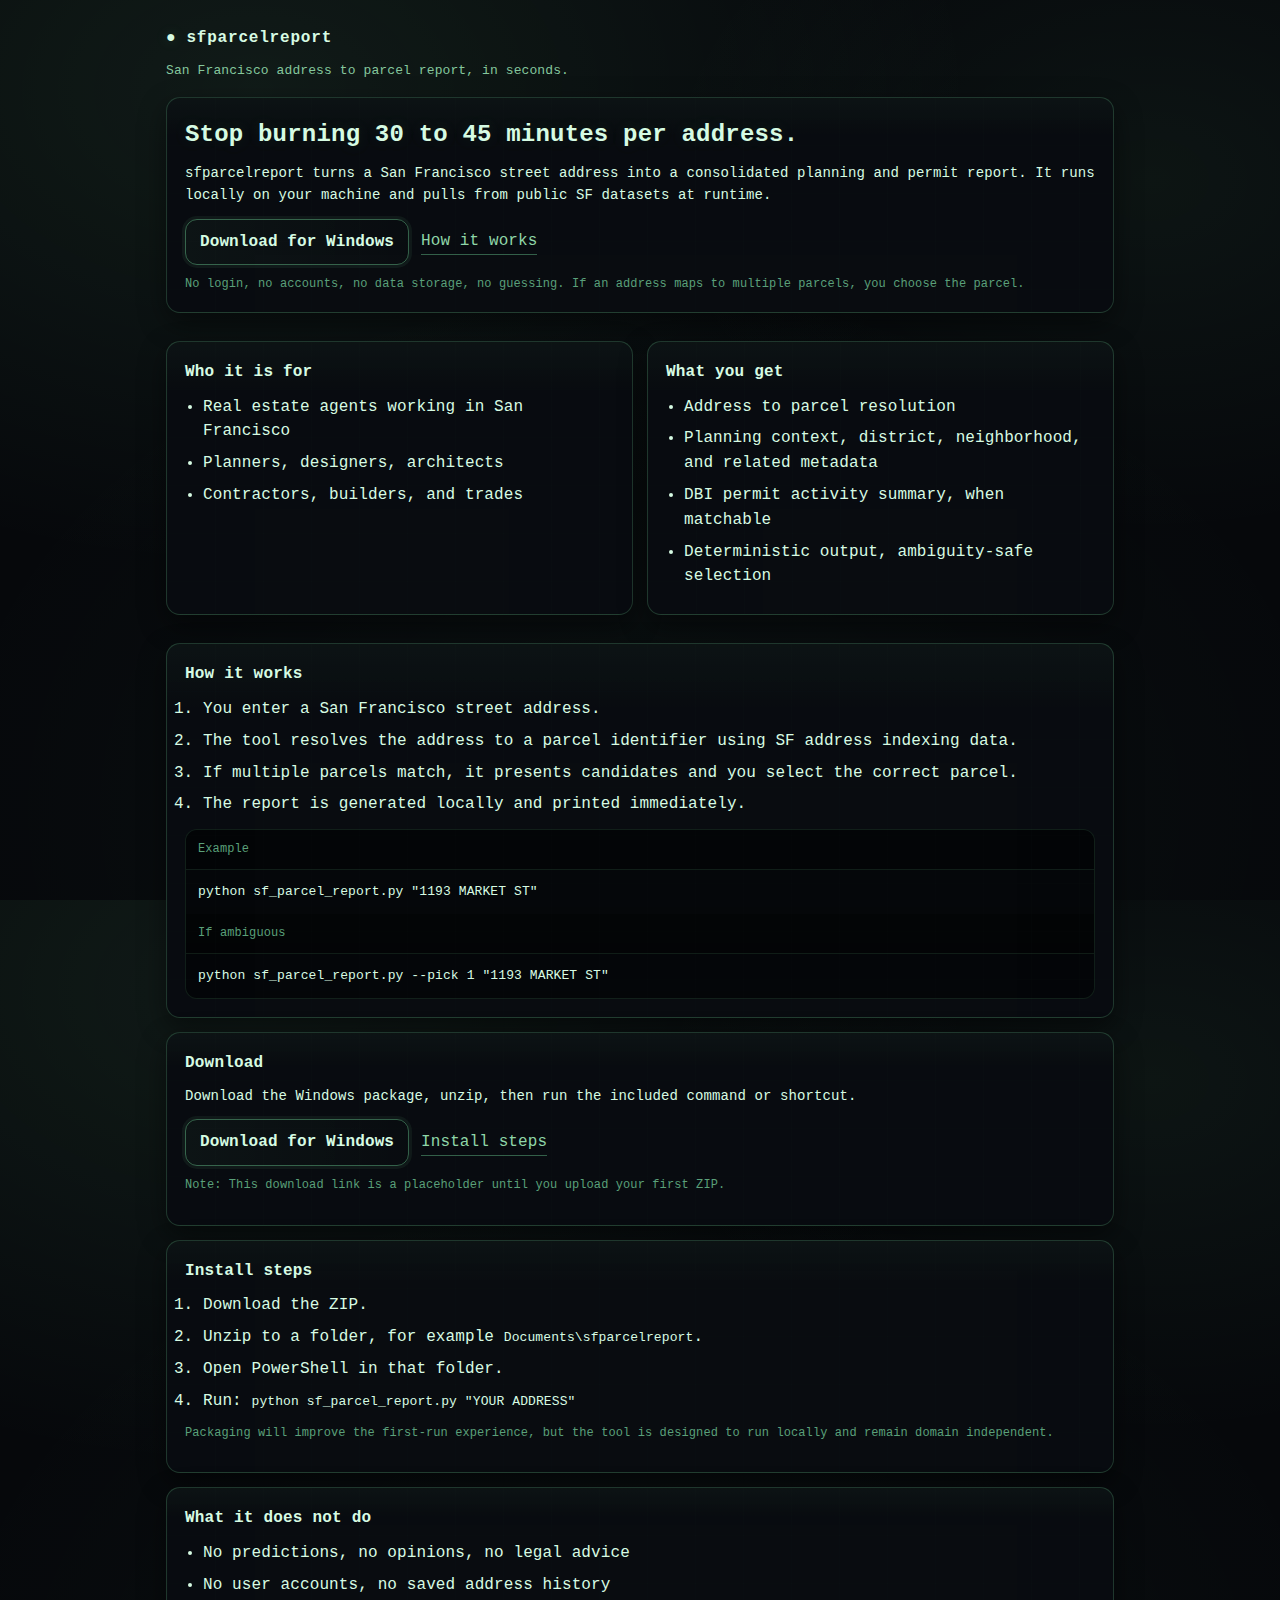
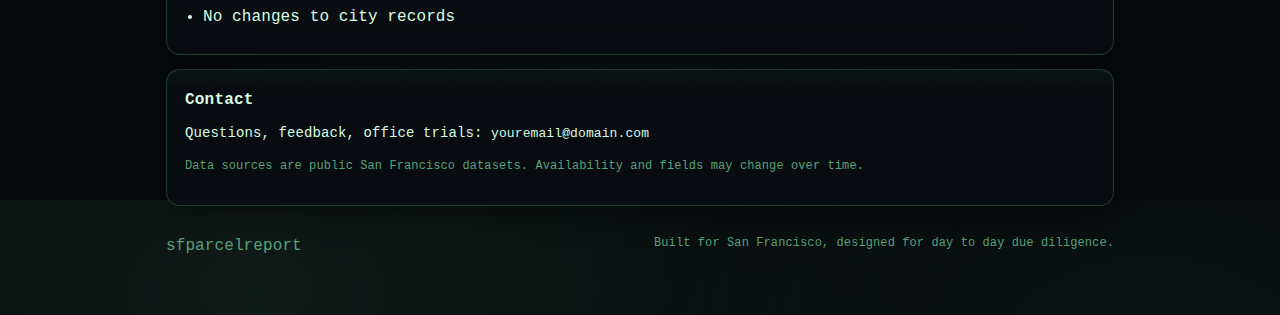
<file: index.html>
<!doctype html>
<html lang="en">
  <head>
    <meta charset="UTF-8" />
    <meta name="viewport" content="width=device-width,initial-scale=1" />
    <title>sfparcelreport, San Francisco address to parcel report</title>
    <meta
      name="description"
      content="Generate a consolidated San Francisco planning and permit report from a street address. Runs locally. Deterministic, ambiguity-safe parcel selection."
    />
    <link rel="stylesheet" href="styles.css" />
  </head>

  <body>
    <main class="wrap">
      <header class="header">
        <div class="brand">sfparcelreport</div>
        <div class="tagline">San Francisco address to parcel report, in seconds.</div>
      </header>

      <section class="card">
        <h1>Stop burning 30 to 45 minutes per address.</h1>
        <p class="lead">
          sfparcelreport turns a San Francisco street address into a consolidated planning and permit report.
          It runs locally on your machine and pulls from public SF datasets at runtime.
        </p>

        <div class="ctaRow">
          <a class="btn" href="#download">Download for Windows</a>
          <a class="link" href="#how">How it works</a>
        </div>

        <div class="mini">
          No login, no accounts, no data storage, no guessing. If an address maps to multiple parcels, you choose the parcel.
        </div>
      </section>

      <section class="grid">
        <section class="card">
          <h2>Who it is for</h2>
          <ul>
            <li>Real estate agents working in San Francisco</li>
            <li>Planners, designers, architects</li>
            <li>Contractors, builders, and trades</li>
          </ul>
        </section>

        <section class="card">
          <h2>What you get</h2>
          <ul>
            <li>Address to parcel resolution</li>
            <li>Planning context, district, neighborhood, and related metadata</li>
            <li>DBI permit activity summary, when matchable</li>
            <li>Deterministic output, ambiguity-safe selection</li>
          </ul>
        </section>
      </section>

      <section id="how" class="card">
        <h2>How it works</h2>
        <ol>
          <li>You enter a San Francisco street address.</li>
          <li>The tool resolves the address to a parcel identifier using SF address indexing data.</li>
          <li>If multiple parcels match, it presents candidates and you select the correct parcel.</li>
          <li>The report is generated locally and printed immediately.</li>
        </ol>

        <div class="codeBlock">
          <div class="codeTitle">Example</div>
          <pre><code>python sf_parcel_report.py "1193 MARKET ST"</code></pre>
          <div class="codeTitle">If ambiguous</div>
          <pre><code>python sf_parcel_report.py --pick 1 "1193 MARKET ST"</code></pre>
        </div>
      </section>

      <section id="download" class="card">
        <h2>Download</h2>
        <p class="lead">
          Download the Windows package, unzip, then run the included command or shortcut.
        </p>

        <div class="ctaRow">
          <!-- Replace this href with your actual download file URL once you have it -->
          <a class="btn" href="downloads/sfparcelreport_windows.zip">Download for Windows</a>
          <a class="link" href="#install">Install steps</a>
        </div>

        <p class="mini">
          Note: This download link is a placeholder until you upload your first ZIP.
        </p>
      </section>

      <section id="install" class="card">
        <h2>Install steps</h2>
        <ol>
          <li>Download the ZIP.</li>
          <li>Unzip to a folder, for example <span class="mono">Documents\sfparcelreport</span>.</li>
          <li>Open PowerShell in that folder.</li>
          <li>Run: <span class="mono">python sf_parcel_report.py "YOUR ADDRESS"</span></li>
        </ol>

        <p class="mini">
          Packaging will improve the first-run experience, but the tool is designed to run locally and remain domain independent.
        </p>
      </section>

      <section class="card">
        <h2>What it does not do</h2>
        <ul>
          <li>No predictions, no opinions, no legal advice</li>
          <li>No user accounts, no saved address history</li>
          <li>No changes to city records</li>
        </ul>
      </section>

      <section class="card">
        <h2>Contact</h2>
        <p class="lead">
          Questions, feedback, office trials:
          <span class="mono">youremail@domain.com</span>
        </p>
        <p class="mini">
          Data sources are public San Francisco datasets. Availability and fields may change over time.
        </p>
      </section>

      <footer class="footer">
        <div>sfparcelreport</div>
        <div class="mini">Built for San Francisco, designed for day to day due diligence.</div>
      </footer>
    </main>
  </body>
</html>
</file>
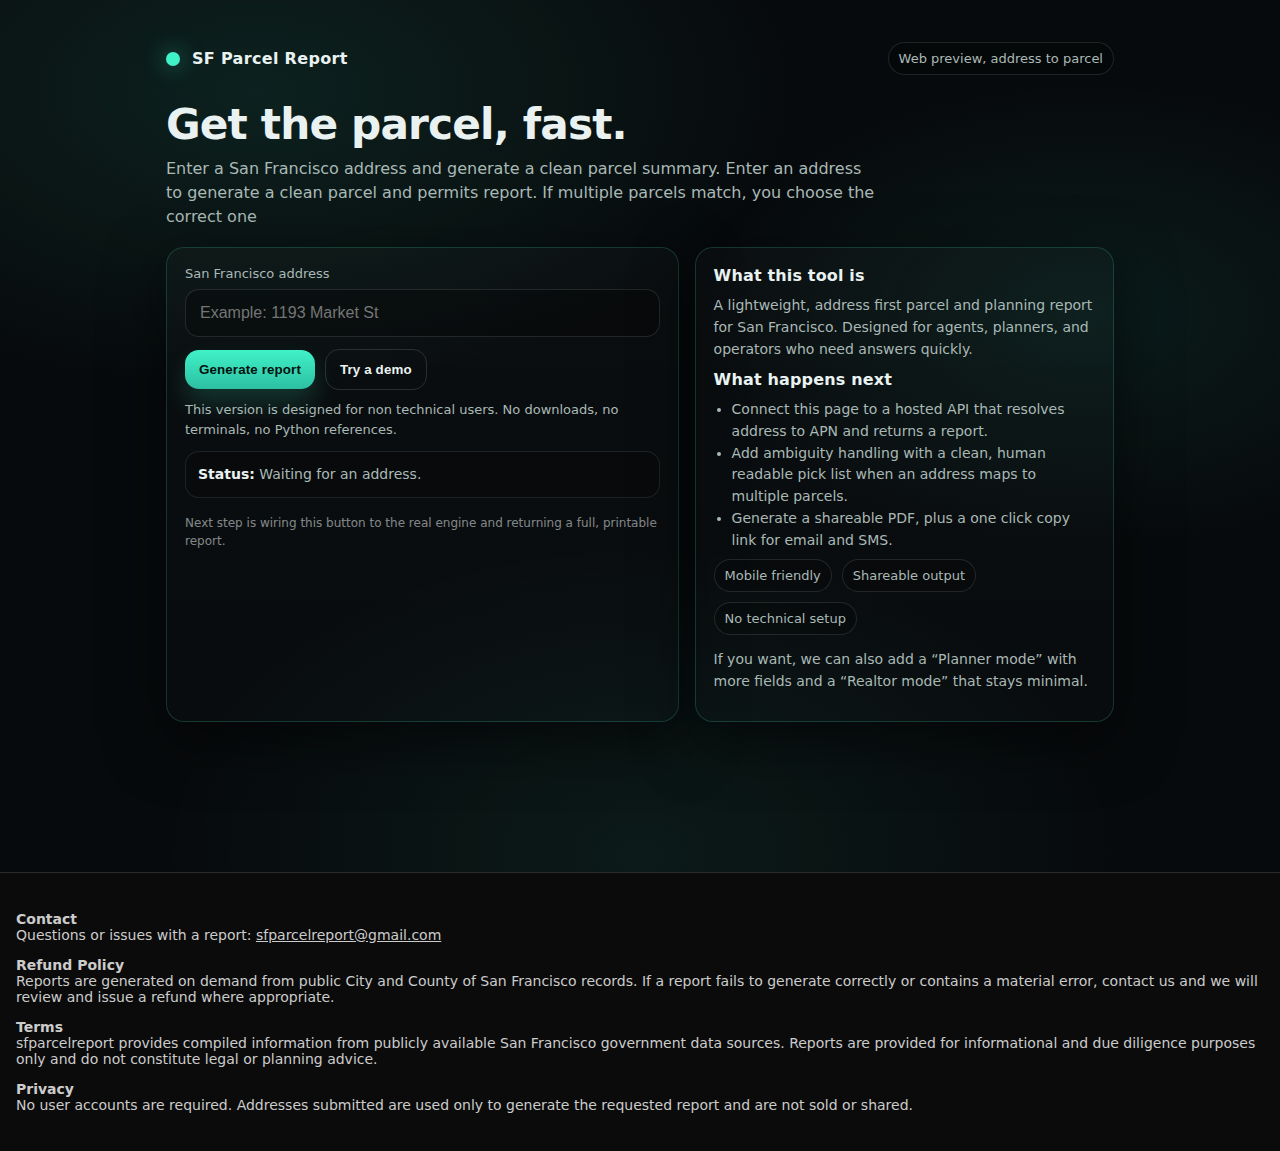
<file: web.html>
<!doctype html>
<html lang="en">
<head>
  <meta charset="utf-8" />
  <meta name="viewport" content="width=device-width, initial-scale=1" />
  <title>SF Parcel Report</title>
  <style>
    :root{
      --bg:#070A0C;
      --card:#0E1418;
      --text:#E9F2F1;
      --muted:#A9B9B6;
      --accent:#40F2C7;
      --accent2:#2CC0A2;
      --border:rgba(64,242,199,.18);
      --shadow: 0 18px 60px rgba(0,0,0,.55);
      --radius:18px;
      --max: 980px;
    }
    *{box-sizing:border-box}
    html,body{height:100%}
    body{
      margin:0;
      font-family: ui-sans-serif, system-ui, -apple-system, Segoe UI, Roboto, Helvetica, Arial, "Apple Color Emoji","Segoe UI Emoji";
      background:
        radial-gradient(900px 500px at 20% 10%, rgba(64,242,199,.10), transparent 60%),
        radial-gradient(700px 420px at 85% 35%, rgba(44,192,162,.10), transparent 55%),
        radial-gradient(800px 520px at 50% 95%, rgba(64,242,199,.07), transparent 60%),
        var(--bg);
      color:var(--text);
    }
    a{color:inherit}
    .wrap{max-width:var(--max); margin:0 auto; padding:24px 16px 70px}
    header{
      display:flex; gap:14px; align-items:center; justify-content:space-between;
      padding:18px 0 10px;
    }
    .brand{
      display:flex; gap:12px; align-items:center;
    }
    .dot{
      width:14px; height:14px; border-radius:50%;
      background: var(--accent);
      box-shadow: 0 0 22px rgba(64,242,199,.55);
    }
    h1{
      font-size: clamp(26px, 3.3vw, 44px);
      margin: 18px 0 10px;
      letter-spacing:-.02em;
      line-height:1.05;
    }
    .sub{
      color:var(--muted);
      font-size: 16px;
      line-height:1.5;
      max-width: 70ch;
      margin: 0 0 18px;
    }
    .card{
      background: linear-gradient(180deg, rgba(255,255,255,.02), rgba(255,255,255,.01));
      border: 1px solid var(--border);
      border-radius: var(--radius);
      box-shadow: var(--shadow);
      padding: 18px;
    }
    .grid{
      display:grid;
      grid-template-columns: 1fr;
      gap: 16px;
      margin-top: 14px;
    }
    @media(min-width: 860px){
      .grid{grid-template-columns: 1.1fr .9fr}
    }
    label{
      display:block;
      font-size: 13px;
      color: var(--muted);
      margin-bottom: 8px;
    }
    input{
      width:100%;
      padding: 14px 14px;
      border-radius: 14px;
      border: 1px solid rgba(233,242,241,.12);
      background: rgba(0,0,0,.25);
      color: var(--text);
      outline: none;
      font-size: 16px;
    }
    input:focus{
      border-color: rgba(64,242,199,.55);
      box-shadow: 0 0 0 4px rgba(64,242,199,.12);
    }
    .row{
      display:flex;
      gap:10px;
      flex-wrap:wrap;
      margin-top: 12px;
      align-items:center;
    }
    button{
      border:0;
      cursor:pointer;
      padding: 12px 14px;
      border-radius: 14px;
      font-weight: 700;
      letter-spacing:.01em;
      color: #04110E;
      background: linear-gradient(180deg, var(--accent), var(--accent2));
      box-shadow: 0 14px 26px rgba(64,242,199,.18);
    }
    button.secondary{
      background: transparent;
      color: var(--text);
      border: 1px solid rgba(233,242,241,.14);
      box-shadow: none;
      font-weight: 600;
    }
    .hint{
      color: var(--muted);
      font-size: 13px;
      margin-top: 10px;
      line-height:1.5;
    }
    .status{
      margin-top: 12px;
      padding: 12px 12px;
      border-radius: 14px;
      border: 1px solid rgba(233,242,241,.10);
      background: rgba(0,0,0,.18);
      color: var(--muted);
      font-size: 14px;
      line-height:1.45;
    }
    .status strong{color: var(--text)}
    .result{
      margin-top: 14px;
      padding: 14px;
      border-radius: 14px;
      border: 1px solid rgba(64,242,199,.22);
      background: rgba(64,242,199,.06);
    }
    .result h3{
      margin:0 0 8px;
      font-size: 14px;
      color: var(--muted);
      font-weight: 700;
      letter-spacing:.02em;
      text-transform: uppercase;
    }
    .kv{
      display:grid;
      grid-template-columns: 120px 1fr;
      gap: 8px 12px;
      align-items:start;
      font-size: 15px;
    }
    .k{color: var(--muted)}
    .v{color: var(--text); word-break: break-word}
    .pill{
      display:inline-flex;
      gap:8px;
      align-items:center;
      padding: 8px 10px;
      border-radius: 999px;
      border: 1px solid rgba(233,242,241,.12);
      background: rgba(0,0,0,.18);
      font-size: 13px;
      color: var(--muted);
    }
    .pills{display:flex; gap:10px; flex-wrap:wrap; margin-top: 8px}
    .right h2{
      margin: 0 0 10px;
      font-size: 16px;
      color: var(--text);
      letter-spacing:.01em;
    }
    .right p{
      margin: 0 0 10px;
      color: var(--muted);
      line-height: 1.55;
      font-size: 14px;
    }
    .list{
      margin: 10px 0 0;
      padding: 0 0 0 18px;
      color: var(--muted);
      line-height: 1.55;
      font-size: 14px;
    }
    .footer{
      margin-top: 16px;
      color: rgba(233,242,241,.55);
      font-size: 12px;
      line-height: 1.5;
    }
    .smallLink{
      color: rgba(64,242,199,.85);
      text-decoration: none;
      border-bottom: 1px solid rgba(64,242,199,.25);
    }
  </style>
</head>
<body>
  <div class="wrap">
    <header>
      <div class="brand">
        <div class="dot"></div>
        <div style="font-weight:800; letter-spacing:.02em;">SF Parcel Report</div>
      </div>
      <div class="pill">Web preview, address to parcel</div>
    </header>

    <h1>Get the parcel, fast.</h1>
    <p class="sub">
      Enter a San Francisco address and generate a clean parcel summary.
      Enter an address to generate a clean parcel and permits report. If multiple parcels match, you choose the correct one
    </p>

    <div class="grid">
      <div class="card">
        <label for="addr">San Francisco address</label>
        <input id="addr" placeholder='Example: 1193 Market St' autocomplete="street-address" />

        <div class="row">
          <button id="runBtn">Generate report</button>
          <button class="secondary" id="demoBtn" type="button">Try a demo</button>
        </div>

        <div class="hint">
          This version is designed for non technical users. No downloads, no terminals, no Python references.
        </div>

        <div class="status" id="statusBox">
          <strong>Status:</strong> Waiting for an address.
        </div>

        <div class="result" id="resultBox" style="display:none;">
          <h3>Report preview</h3>
          <div class="kv">
            <div class="k">Address</div><div class="v" id="rAddress"></div>
            <div class="k">APN</div><div class="v" id="rApn"></div>
            <div class="k">Notes</div><div class="v" id="rNotes"></div>
          </div>
        </div>

        <div class="footer">
          Next step is wiring this button to the real engine and returning a full, printable report.
        </div>
      </div>

      <div class="card right">
        <h2>What this tool is</h2>
        <p>
          A lightweight, address first parcel and planning report for San Francisco.
          Designed for agents, planners, and operators who need answers quickly.
        </p>

        <h2>What happens next</h2>
        <ul class="list">
          <li>Connect this page to a hosted API that resolves address to APN and returns a report.</li>
          <li>Add ambiguity handling with a clean, human readable pick list when an address maps to multiple parcels.</li>
          <li>Generate a shareable PDF, plus a one click copy link for email and SMS.</li>
        </ul>

        <div class="pills">
          <div class="pill">Mobile friendly</div>
          <div class="pill">Shareable output</div>
          <div class="pill">No technical setup</div>
        </div>

        <p style="margin-top:14px;">
          If you want, we can also add a “Planner mode” with more fields and a “Realtor mode” that stays minimal.
        </p>
      </div>
    </div>
  </div>

  <script>
    const $ = (id) => document.getElementById(id);

    function setStatus(text){
      $("statusBox").innerHTML = "<strong>Status:</strong> " + text;
    }

    function showResult({ address, apn, notes }){
      $("rAddress").textContent = address;
      $("rApn").textContent = apn;
      $("rNotes").textContent = notes;
      $("resultBox").style.display = "block";
    }

    function hideResult(){
      $("resultBox").style.display = "none";
    }

    function normalizeAddress(s){
      return (s || "").trim();
    }

    // Placeholder demo logic only.
    // When the API exists, replace runDemoOrApi with a real fetch call.
    async function runDemoOrApi(address){
      // Simulate processing
      setStatus("Working, building report preview…");
      hideResult();

      await new Promise(r => setTimeout(r, 550));

      const looksLikeSF = /san\s*francisco|sf|ca|st|ave|blvd|market|mission|castro|van\s*ness/i.test(address);
      if (!address){
        setStatus("Enter an address first.");
        return;
      }

      if (!looksLikeSF){
        setStatus("This web preview only targets San Francisco addresses.");
        showResult({
          address,
          apn: "Not available yet",
          notes: "The live resolver will validate city and return either a result or a clear ambiguity pick list."
        });
        return;
      }

      // Fake demo output
      showResult({
        address,
        apn: "Demo result",
        notes: "This is a web UI prototype. Next step is connecting the real resolver and planning data sources."
      });
      setStatus("Preview generated. Next step is connecting the live engine.");
    }

    $("runBtn").addEventListener("click", async () => {
      const address = normalizeAddress($("addr").value);
      await runDemoOrApi(address);
    });

    $("demoBtn").addEventListener("click", async () => {
      $("addr").value = "1193 Market St, San Francisco, CA";
      await runDemoOrApi($("addr").value);
    });

    $("addr").addEventListener("keydown", (e) => {
      if (e.key === "Enter"){
        $("runBtn").click();
      }
    });
  </script>
 <footer style="
  margin-top:80px;
  padding:24px 16px;
  border-top:1px solid #2a2a2a;
  font-size:14px;
  color:#ccc;
  background-color:#0b0b0b;
">

  <p>
    <strong>Contact</strong><br>
    Questions or issues with a report:
    <a href="mailto:sfparcelreport@gmail.com">sfparcelreport@gmail.com</a>
  </p>

  <p>
    <strong>Refund Policy</strong><br>
    Reports are generated on demand from public City and County of San Francisco records.
    If a report fails to generate correctly or contains a material error, contact us and we will review and issue a refund where appropriate.
  </p>

  <p>
    <strong>Terms</strong><br>
    sfparcelreport provides compiled information from publicly available San Francisco government data sources.
    Reports are provided for informational and due diligence purposes only and do not constitute legal or planning advice.
  </p>

  <p>
    <strong>Privacy</strong><br>
    No user accounts are required.
    Addresses submitted are used only to generate the requested report and are not sold or shared.
  </p>
</footer>

</body>
</html>
</file>
<file: styles.css>
:root{
  --bg:#06080b;
  --panel:#0b0f14;
  --panel2:#070a0e;
  --text:#d7fbe3;
  --muted:#8fd6a8;
  --dim:#5aa07a;
  --border:rgba(135, 255, 180, 0.18);
  --border2:rgba(135, 255, 180, 0.10);
  --shadow:rgba(0,0,0,0.45);
  --glow:rgba(135, 255, 180, 0.20);
  --btnBg:transparent;
  --btnText:var(--text);
  --btnBorder:rgba(135, 255, 180, 0.35);
}

*{ box-sizing:border-box; }

html, body{ height:100%; }

body{
  margin:0;
  background: radial-gradient(1200px 800px at 20% 10%, rgba(135,255,180,0.08), transparent 60%),
              radial-gradient(900px 650px at 90% 20%, rgba(135,255,180,0.05), transparent 55%),
              radial-gradient(1200px 900px at 50% 90%, rgba(135,255,180,0.04), transparent 60%),
              var(--bg);
  color:var(--text);
  line-height:1.55;
  font-family: ui-monospace, SFMono-Regular, Menlo, Monaco, Consolas, "Liberation Mono", "Courier New", monospace;
  letter-spacing:0.1px;
}

.wrap{
  max-width: 980px;
  margin: 0 auto;
  padding: 26px 16px 56px;
}

.header{
  display:flex;
  flex-direction:column;
  gap:10px;
  margin-bottom:16px;
}

.brand{
  display:inline-flex;
  align-items:center;
  gap:10px;
  font-weight:800;
  font-size:16px;
  letter-spacing:0.8px;
  text-transform:lowercase;
}

.brand::before{
  content:"●";
  color: var(--text);
  text-shadow: 0 0 14px var(--glow);
}

.tagline{
  color:var(--muted);
  font-size:13px;
  opacity:0.92;
}

.card{
  background:
    linear-gradient(180deg, rgba(135,255,180,0.03), transparent 18%),
    linear-gradient(0deg, rgba(0,0,0,0.20), rgba(0,0,0,0.20)),
    var(--panel);
  border:1px solid var(--border);
  border-radius:14px;
  padding:18px 18px;
  margin:14px 0;
  box-shadow: 0 10px 28px var(--shadow);
  position:relative;
  overflow:hidden;
}

.card::after{
  content:"";
  position:absolute;
  inset:0;
  background:
    linear-gradient(90deg, rgba(135,255,180,0.06) 1px, transparent 1px),
    linear-gradient(0deg, rgba(135,255,180,0.04) 1px, transparent 1px);
  background-size: 48px 48px;
  opacity:0.12;
  pointer-events:none;
}

h1{
  margin:0 0 10px;
  font-size:24px;
  letter-spacing:0.2px;
  text-shadow: 0 0 16px rgba(135,255,180,0.10);
}

h2{
  margin:0 0 10px;
  font-size:16px;
  letter-spacing:0.2px;
  color: var(--text);
}

.lead{
  margin:0 0 12px;
  color:var(--text);
  font-size:14px;
}

.mini{
  color:var(--dim);
  font-size:12px;
  margin-top:10px;
}

.grid{
  display:grid;
  grid-template-columns:1fr;
  gap:14px;
}

@media (min-width: 760px){
  .grid{ grid-template-columns: 1fr 1fr; }
}

ul, ol{
  margin:10px 0 0;
  padding-left:18px;
  color:var(--text);
}

li{ margin: 7px 0; }

.ctaRow{
  display:flex;
  flex-wrap:wrap;
  gap:12px;
  align-items:center;
  margin:12px 0 0;
}

.btn{
  display:inline-block;
  padding:10px 14px;
  border-radius:12px;
  background: var(--btnBg);
  color: var(--btnText);
  text-decoration:none;
  font-weight:800;
  border:1px solid var(--btnBorder);
  box-shadow: 0 0 0 3px rgba(135,255,180,0.06);
  position:relative;
}

.btn::before{
  content:"";
  position:absolute;
  inset:-1px;
  border-radius:12px;
  background: linear-gradient(90deg, rgba(135,255,180,0.25), rgba(135,255,180,0.02));
  opacity:0.15;
  pointer-events:none;
}

.btn:hover{
  box-shadow: 0 0 0 3px rgba(135,255,180,0.10), 0 0 22px rgba(135,255,180,0.10);
}

.link{
  color: var(--muted);
  text-decoration:none;
  border-bottom:1px solid rgba(135,255,180,0.35);
}

.link:hover{
  color: var(--text);
  border-bottom-color: rgba(135,255,180,0.65);
}

.codeBlock{
  margin-top:12px;
  border:1px solid var(--border2);
  border-radius:12px;
  overflow:hidden;
  background: linear-gradient(180deg, rgba(0,0,0,0.25), rgba(0,0,0,0.40)), var(--panel2);
}

.codeTitle{
  padding:10px 12px;
  color: var(--dim);
  font-size:12px;
  border-bottom:1px solid var(--border2);
  background: rgba(0,0,0,0.25);
}

pre{
  margin:0;
  padding:12px;
  overflow:auto;
  background: transparent;
}

code{
  font-family: inherit;
  font-size: 13px;
  color: var(--text);
}

.mono{
  font-family: inherit;
  font-size: 13px;
  color: var(--text);
}

.footer{
  margin-top:18px;
  padding-top:10px;
  color:var(--dim);
  display:flex;
  justify-content:space-between;
  gap:12px;
  flex-wrap:wrap;
}

.footer .mini{
  margin-top:0;
}
</file>
